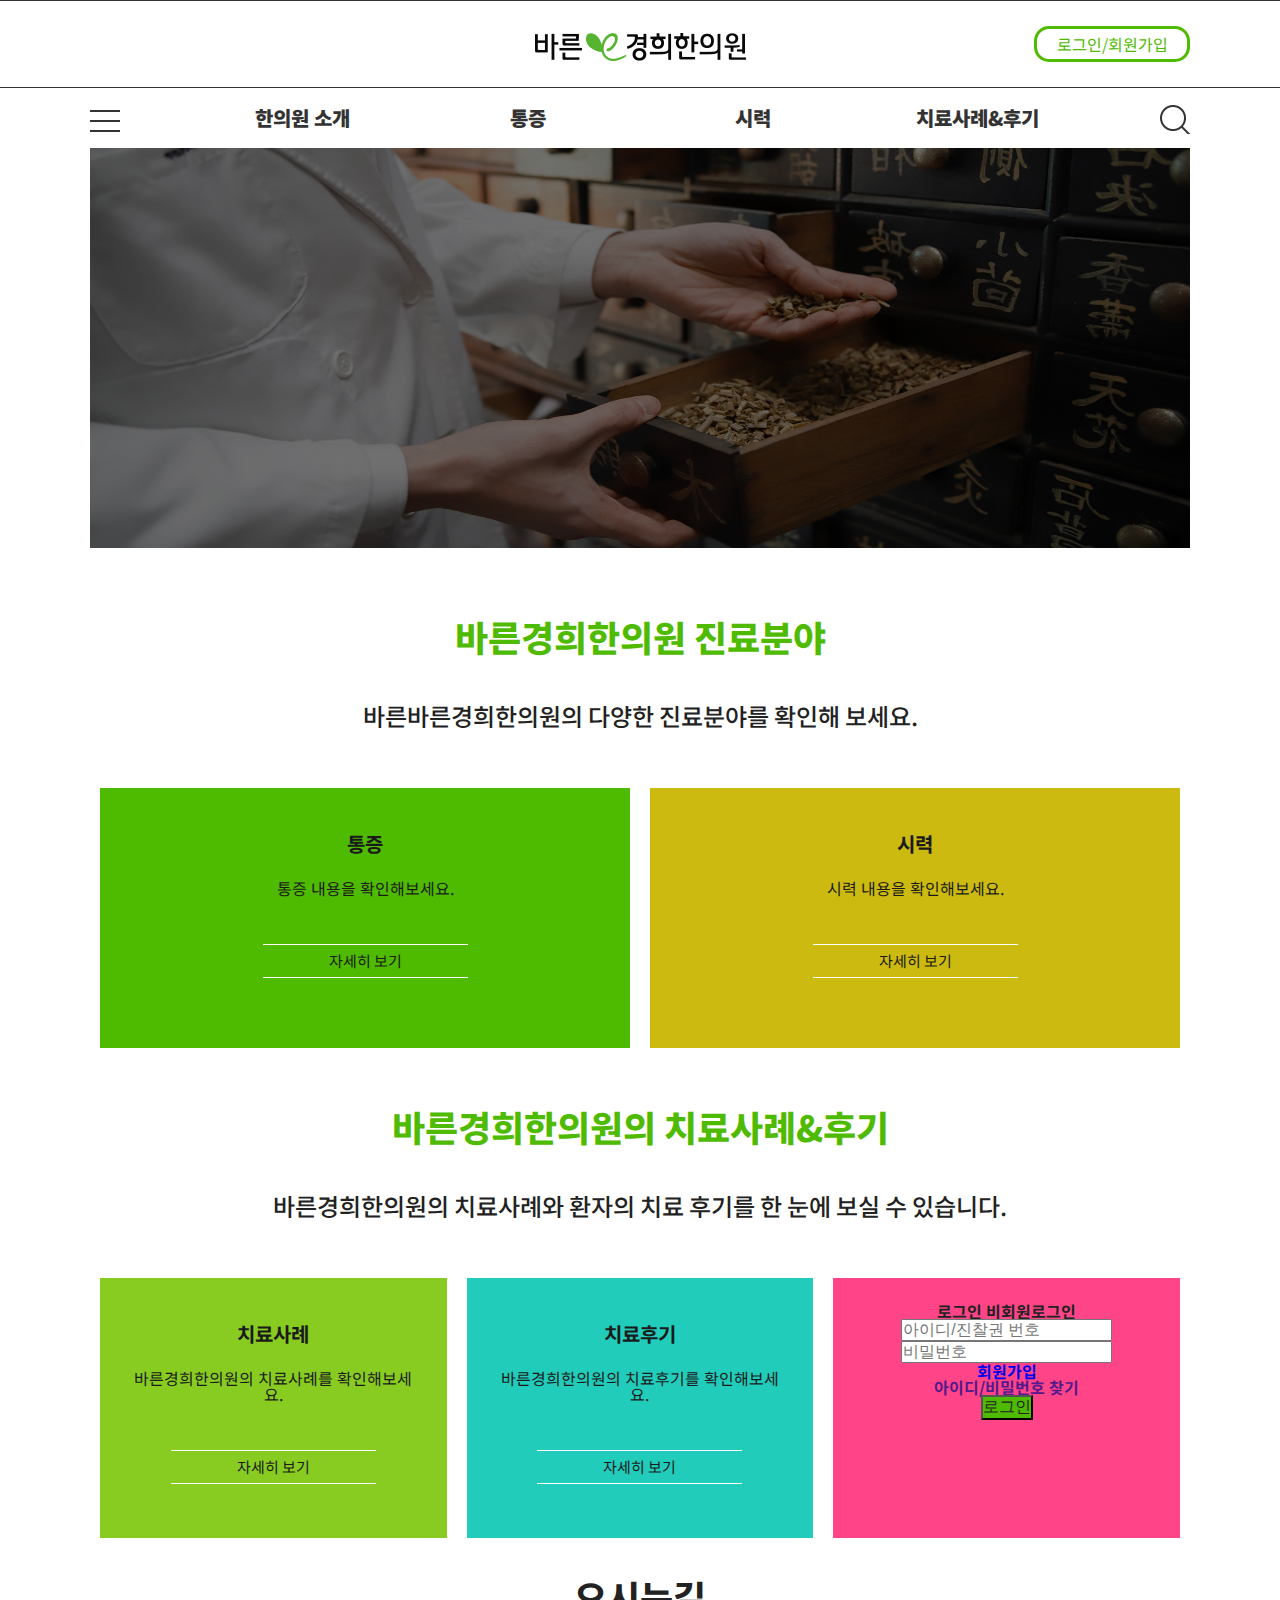
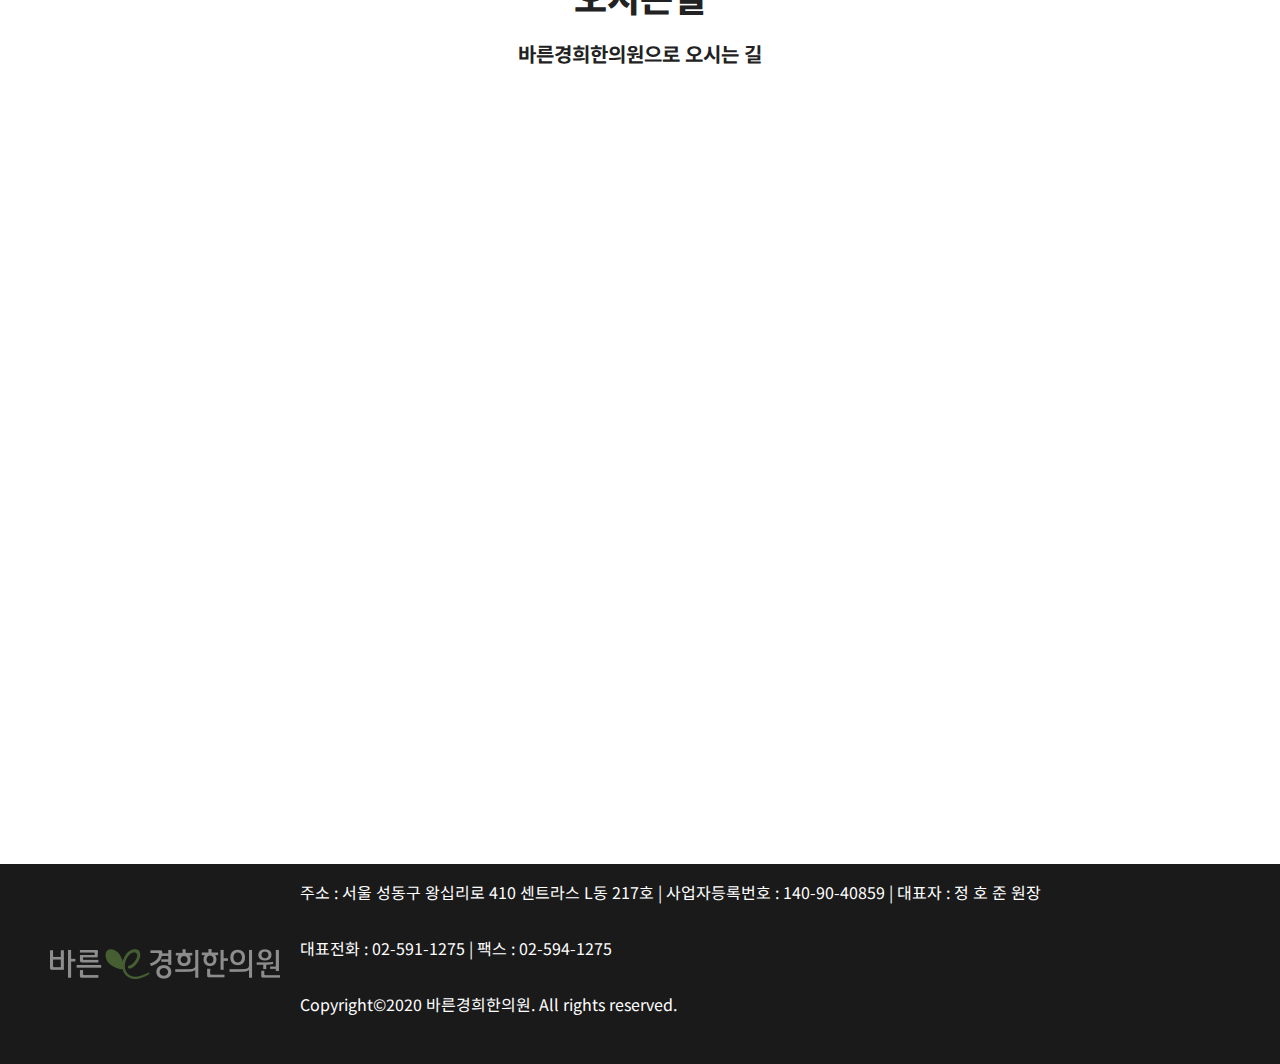
<file: c1/index.html>
<!DOCTYPE html>
<html lang="en">

<head>
    <meta charset="UTF-8">
    <meta name="viewport" content="width=device-width, initial-scale=1.0">
    <title>바른경희한의원</title>
    <link rel="stylesheet" href="reset.css">
    <link href="https://fonts.googleapis.com/css2?family=Noto+Sans+KR" rel="stylesheet">
    <link rel="stylesheet" href="common.css">
    <link rel="stylesheet" href="ban.css">
    <link rel="stylesheet" href="main.css">
    <link href="https://apis.map.daum.net/favicon.ico" rel="shortcut icon"> 
    <link rel="stylesheet" href="login.css">

<meta name="viewport" content="width=720">

<meta property="og:type" content="website">

<meta property="og:title" content="Daum 지도 API">

<link rel="stylesheet" type="text/css" href="http://s1.daumcdn.net/svc/attach/U03/cssjs/mapapidoc/1421136453605/service.min.css">

<style>

body { background:white; }

</style>

<script type="text/javascript" src="http://dmaps.daum.net/map_js_init/v3.js"></script>
<script type="text/javascript" src="http://s1.daumcdn.net/svc/original/U03/cssjs/jquery/jquery-1.11.0.js"></script>
<script type="text/javascript" src="http://s1.daumcdn.net/svc/original/U0301/cssjs/JSON-js/fc535e9cc8/json2.min.js"></script>
<script src="jquery-3.5.1.js"></script>
<script src="main.js"></script>
</head>

<!--[if gte IE 10]><!-->

<body class="web guide" data-page_section="web" data-page_type="guide" data-title="Daum 지도 Web API 가이드">

        <!--<![endif]-->
        
        <!--[if lte IE 7]>
        
        <body class="very_low web guide" data-page_section="web" data-page_type="guide" data-title="Daum 지도 Web API 가이드">
        
        <![endif]-->
        
        <!--[if lte IE 9]>
        
        <body class="low web guide" data-page_section="web" data-page_type="guide" data-title="Daum 지도 Web API 가이드">
        
        <![endif]-->
    <div class="container">
        <header class="hd">
            <div class="hd_wrap">
                <nav id="tnb" class="inner">
                    <a href="index.html" class="logo">
                        <img src="./img/logob.png" alt="바른경희한의원">
                    </a>
                    <a onclick="login_call()" class="top">로그인/회원가입</a>
                </nav>
            </div>
            <script>
                function login_call(){
                    window.open("login.html", "child", "width=800, height=500, top=100, left=500");
                }
            </script>
            <div class="hd_wrap">
                <nav id="gnb" class="inner">
                    <ul class="mainmenu">
                        <li class="dp1">
                            <a href="sub1_1.html" class="dpa1">한의원 소개</a>
                            <div class="sub">
                                <ul class="menu">
                                    <li><a href="sub1_1.html">인사말</a></li>
                                    <li><a href="">의료진 소개</a></li>
                                    <li><a href="">진료안내</a></li>
                                </ul>
                            </div>
                        </li>
                        <li class="dp1">
                            <a href="" class="dpa1">통증</a>
                            <div class="sub">
                                <ul class="menu">
                                    <li><a href="">근육통증</a></li>
                                    <li><a href="">신경통증</a></li>
                                    <li><a href="">관절통증</a></li>
                                </ul>
                            </div>
                        </li>
                        <li class="dp1">
                            <a href="" class="dpa1">시력</a>
                            <div class="sub">
                                <ul class="menu">
                                    <li><a href="">근시,원시</a></li>
                                    <li><a href="">약시,난시</a></li>
                                    <li><a href="">사시,부등시</a></li>
                                </ul>
                            </div>
                        </li>
                        <li class="dp1">
                            <a href="" class="dpa1">치료사례&후기</a>
                            <div class="sub">
                                <ul class="menu">
                                    <li><a href="">치료사례</a></li>
                                    <li><a href="">치료후기</a></li>
                                </ul>
                            </div>
                        </li>
                    </ul>
                    <input type="checkbox" class="ck_item" id="ck1">
                    <input type="checkbox" class="ck_item" id="ck2">
                    <label for="ck1" id="lb1" class="com_img lst_btn">목록</label>
                    <label for="ck2" id="lb2" class="com_img search_btn">검색</label>
                    <div class="lst">
                        <h2 class="tit2 lst_tit">사이트맵</h2>
                        <ul class="sitemap">
                            <li>
                                <h3 class="st_cate_tit">한의원 소개</h3>
                                <dl class="st_lst">
                                    <dd><a href="sub1_1.html">인사말</a></dd>
                                    <dd><a href="">의료진 소개</a></dd>
                                    <dd><a href="">진료안내</a></dd>
                                </dl>
                            </li>
                            <li>
                                <h3 class="st_cate_tit">통증</h3>
                                <dl class="st_lst">
                                    <dd><a href="">근육통증</a></dd>
                                    <dd><a href="">신경통증</a></dd>
                                    <dd><a href="">관절통증</a></dd>
                                </dl>
                            </li>
                            <li>
                                <h3 class="st_cate_tit">시력</h3>
                                <dl class="st_lst">
                                    <dd><a href="">근시,원시</a></dd>
                                    <dd><a href="">약시,난시</a></dd>
                                    <dd><a href="">사시,부등시</a></dd>
                                </dl>
                            </li>
                            <li>
                                <h3 class="st_cate_tit">치료사례&후기</h3>
                                <dl class="st_lst">
                                    <dd><a href="">치료사례</a></dd>
                                    <dd><a href="">후기</a></dd>
                                </dl>
                            </li>
                        </ul>
                    </div>
                    <div class="search">
                        <div class="search_wrap">
                            <label for="ck2" class="search_close_btn">X</label>
                            <form name="search_form" class="search_field">
                                <input type="text" placeholder="무엇이 궁금하세요?" class="search_data">
                                <input type="submit" value="검색" class="search_btn2">
                            </form>
                            <div class="hashtag">
                                <p>
                                    <a href="">#진료안내</a>
                                    <a href="">#진료시간</a>
                                    <a href="">#오시는길</a>
                                    <a href="">#상담전화</a>
                                    <a href="">#인사말</a>
                                    <a href="">#의료진 소개</a>
                                </p>
                                <p>
                                    <a href="">#온라인상담</a>
                                    <a href="">#블로그</a>
                                    <a href="">#팩스</a>
                                    <a href="">#한의원 소개</a>
                                    <a href="">#근육통증</a>
                                    <a href="">#신경통증</a>
                                </p>
                            </div>
                        </div>
                    </div>
                </nav>
            </div>
        </header>
        <main class="content">
            <figure class="main_vs">
                <ul class="ban_box">
                    <li>
                        <a href=""><img src="./img/main_01.jpg" width="1100px" height="400px" alt="광고1"></a>
                    </li>
                    <li>
                        <a href=""><img src="./img/main_02.jpg" width="1100px" height="400px" alt="광고2"></a>
                    </li>
                    <li>
                        <a href=""><img src="./img/main_03.jpg" width="1100px" height="400px" alt="광고3"></a>
                    </li>
                </ul>
            </figure>
            <div class="con-wrap">
                <section class="page" id="page1">
                    <div class="page_wrap">
                        <ul class="row">
                            <h3 class="row_tit">바른경희한의원 진료분야</h3>
                            <p class="row_com">바른바른경희한의원의 다양한 진료분야를 확인해 보세요.</p>
                            <li class="text_left col6 c4eba00 whtxt">
                                <h3 class="grd_tit">통증</h3>
                                <p class="grd_com">통증 내용을 확인해보세요.</p>
                                <ul class="grd_lst">
                                    <li><a href="">자세히 보기</a></li>
                                </ul>
                            </li>
                            <li class="text_left col6 cccba11 whtxt">
                                <h3 class="grd_tit">시력</h3>
                                <p class="grd_com">시력 내용을 확인해보세요.</p>
                                <ul class="grd_lst">
                                    <li><a href="">자세히 보기</a></li>
                                </ul>
                            </li>
                        </ul>
                    </div>
                </section>
                <section class="page" id="page2">
                    <div class="page_wrap">
                        <ul class="row">
                            <h3 class="row_tit">바른경희한의원의 치료사례&후기</h3>
                            <p class="row_com">바른경희한의원의 치료사례와 환자의 치료 후기를 한 눈에 보실 수 있습니다.</p>
                            <li class="text_left col4 c88cc22 whtxt">
                                <h3 class="grd_tit">치료사례</h3>
                                <p class="grd_com">바른경희한의원의 치료사례를 확인해보세요.</p>
                                <ul class="grd_lst">
                                    <li><a href="">자세히 보기</a></li>
                                </ul>
                            </li>
                            <li class="text_left col4 c22ccbb whtxt">
                                <h3 class="grd_tit">치료후기</h3>
                                <p class="grd_com">바른경희한의원의 치료후기를 확인해보세요.</p>
                                <ul class="grd_lst">
                                    <li><a href="">자세히 보기</a></li>
                                </ul>
                            </li>
                            <li class="col4 ccc4488">
                                <input type="radio" name="log_ra" id="log_ra1" class="log_ra" checked>
                                <input type="radio" name="log_ra" id="log_ra2" class="log_ra">
                                <div class="log_lb_box">
                                    <label for="log_ra1" class="log_lb">로그인</label>
                                    <label for="log_ra2" class="log_lb">비회원로그인</label>
                                </div>
                                <form action="" id="login1" class="login">
                                    <input type="text" name="m_id" placeholder="아이디/진찰권 번호" class="login_input">
                                    <input type="password" name="m_pw" placeholder="비밀번호" class="login_input">
                                    <p class="log_link">
                                        <a href="join.html">회원가입</a>
                                        <a href="">아이디/비밀번호 찾기</a>
                                    </p>
                                    <input type="submit" value="로그인" class="login_btn c4eba00">
                                </form>
                                <form action="" id="login2" class="login">
                                    <div class="frm_row">
                                        <input type="text" name="name" placeholder="이름" class="login_input2">
                                        <input type="text" name="num" placeholder="진찰권 번호" class="login_input2">
                                    </div>
                                    <div class="frm_row">
                                        <input type="text" name="tel" placeholder="휴대폰번호" class="login_input3">
                                    </div>
                                    <div class="frm_row">
                                        <input type="text" name="in_num" placeholder="승인번호" class="login_input3">
                                    </div>
                                    <input type="submit" value="비회원 로그인" class="login_btn c4eba00">
                                    <p class="log_link">
                                        <a href="">회원가입</a>
                                        <a href="">아이디/비밀번호 찾기</a>
                                    </p>
                                </form>
                            </li>
                        </ul>
                    </div>
                </section>
                <section class="page" id="page3">
                    <div class="page_wrap">
                        <h2 class="page_tit">오시는길</h2>
                        <p class="page_com">바른경희한의원으로 오시는 길</p>
                    </div>
                    <div class="map_canvas">
                        <div id="maparea">
                            <div id="map" style="margin:0 auto;	margin-top:100px; margin-bottom:100px; width:1100px;height:600px; background:white; ">

                            </div>
                            
                            <script>
                            
                            var mapContainer = document.getElementById('map'), // 지도를 표시할 div 
                            
                                mapOption = { 
                            
                                    center: new daum.maps.LatLng(37.565075,127.029484), // 지도의 중심좌표
                            
                                    level: 3 // 지도의 확대 레벨
                            
                                };
                            
                             
                            
                            var map = new daum.maps.Map(mapContainer, mapOption);
                            
                             
                            
                            // 마커가 표시될 위치입니다 
                            
                            var markerPosition  = new daum.maps.LatLng(37.565075,127.029484); 
                            
                             
                            
                            // 마커를 생성합니다
                            
                            var marker = new daum.maps.Marker({
                            
                                position: markerPosition
                            
                            });
                            
                             
                            
                            // 마커가 지도 위에 표시되도록 설정합니다
                            
                            marker.setMap(map);
                            
                             
                            
                            var iwContent = '<div style="padding:5px;">바른경희한의원<br><a href="" style="color:blue" target="_blank"></a></div>', // 인포윈도우에 표출될 내용으로 HTML 문자열이나 document element가 가능합니다
                            
                                iwPosition = new daum.maps.LatLng(37.56987517940484,126.98605435313465); //인포윈도우 표시 위치입니다
                            
                             
                            
                            // 인포윈도우를 생성합니다
                            
                            var infowindow = new daum.maps.InfoWindow({
                            
                                position : iwPosition, 
                            
                                content : iwContent 
                            
                            });
                            
                              
                            
                            // 마커 위에 인포윈도우를 표시합니다. 두번째 파라미터인 marker를 넣어주지 않으면 지도 위에 표시됩니다
                            
                            infowindow.open(map, marker);
                            
                            </script>
                            
                            <script type="text/javascript" src="http://m1.daumcdn.net/tiara/js/td.min.js"></script>
                            
                            <script type="text/javascript">
                            
                            var _tiq = 'undefined' !== typeof _tiq ? _tiq : [];
                            
                                window._tiq = _tiq;
                            
                                _tiq.push(['__trackPageview']);
                            
                            </script>
                            
                            <script type="text/javascript" src="http://s1.daumcdn.net/svc/attach/U03/cssjs/mapapidoc/1421136453605/service.min.js">
                            
                            </script>
                        </div>
                    </div>
                </section>
            </div>
        </main>
        <footer class="ft">
            <div class="ft_wrap">
                <ul class="ft_col">
                    <li>
                        <p class="ft_logo">
                            <img src="./img/ft_logo.png" alt="바른경희한의원">
                        </p>
                    </li>
                    <li>
                        <p>
                            <span class="ft_item">주소 : 서울 성동구 왕십리로 410 센트라스 L동 217호  |   사업자등록번호 : 140-90-40859   |   대표자 : 정 호 준 원장</span>
                            <span class="ft_item">대표전화 : 02-591-1275   |   팩스 : 02-594-1275</span>
                            <span class="ft_item">Copyright©2020 바른경희한의원. All rights reserved.</span>
                        </p>
                    </li>
                </ul>
            </div>
        </footer>
    </div>
</body>

</html>
</file>
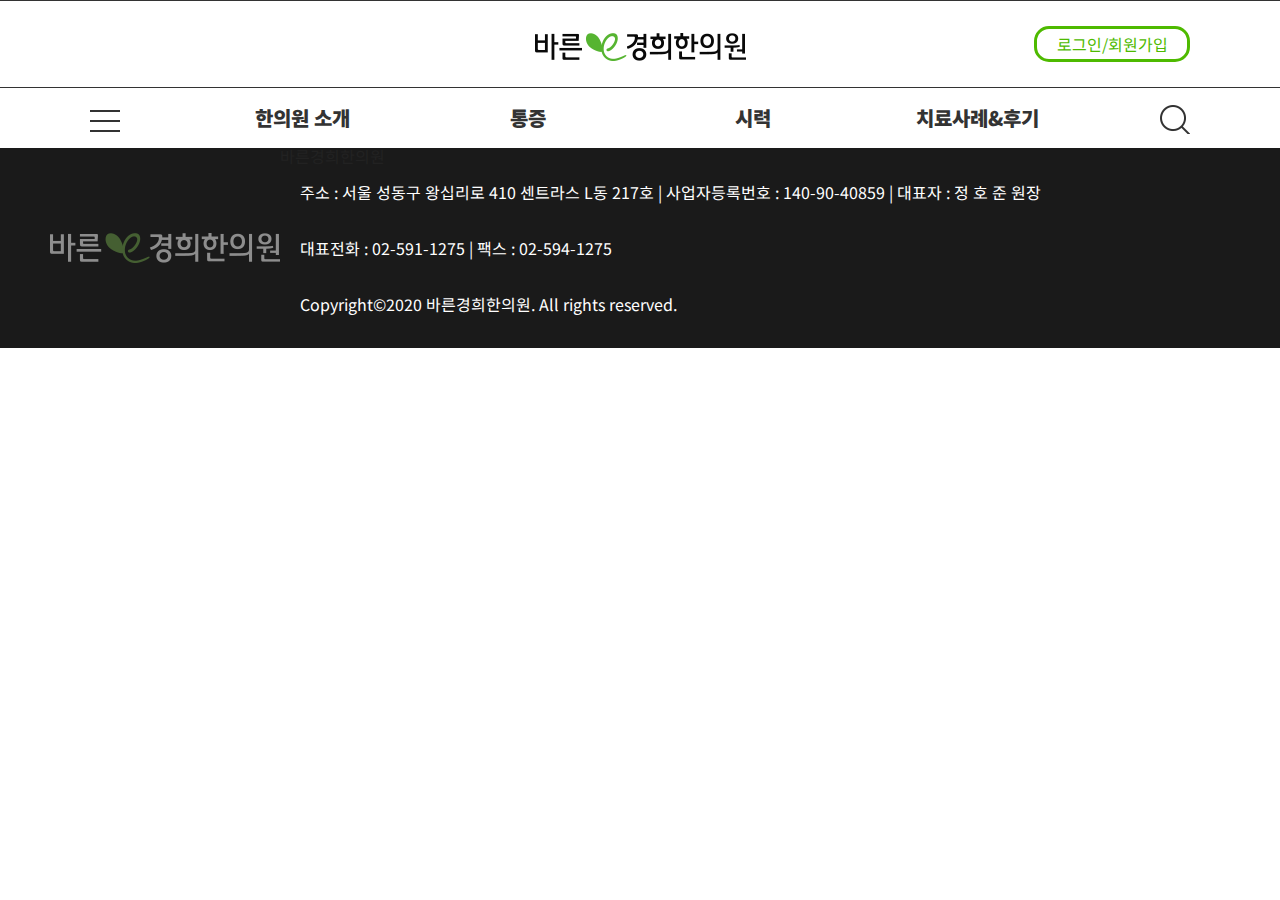
<file: c1/common.html>
<!DOCTYPE html>
<html lang="en">

<head>
    <meta charset="UTF-8">
    <meta name="viewport" content="width=device-width, initial-scale=1.0">
    <title>바른경희한의원</title>
    <link rel="stylesheet" href="reset.css">
    <link href="https://fonts.googleapis.com/css2?family=Noto+Sans+KR" rel="stylesheet">
    <link rel="stylesheet" href="common.css">
</head>
<style>
    
</style>

<body>
    <div class="container">
        <header class="hd">
            <div class="hd_wrap">
                <nav id="tnb" class="inner">
                    <a href="index.html" class="logo">
                        <img src="./img/logob.png" alt="바른경희한의원">
                    </a>
                    <a href="login.html" class="top">로그인/회원가입</a>
                </nav>
            </div>
            <div class="hd_wrap">
                <nav id="gnb" class="inner">
                    <ul class="mainmenu">
                        <li class="dp1">
                            <a href="sub1_1.html" class="dpa1">한의원 소개</a>
                            <div class="sub">
                                <ul class="menu">
                                    <li><a href="sub1_1.html">인사말</a></li>
                                    <li><a href="">의료진 소개</a></li>
                                    <li><a href="">진료안내</a></li>
                                </ul>
                            </div>
                        </li>
                        <li class="dp1">
                            <a href="" class="dpa1">통증</a>
                            <div class="sub">
                                <ul class="menu">
                                    <li><a href="">근육통증</a></li>
                                    <li><a href="">신경통증</a></li>
                                    <li><a href="">관절통증</a></li>
                                </ul>
                            </div>
                        </li>
                        <li class="dp1">
                            <a href="" class="dpa1">시력</a>
                            <div class="sub">
                                <ul class="menu">
                                    <li><a href="">근시,원시</a></li>
                                    <li><a href="">약시,난시</a></li>
                                    <li><a href="">사시,부등시</a></li>
                                </ul>
                            </div>
                        </li>
                        <li class="dp1">
                            <a href="" class="dpa1">치료사례&후기</a>
                            <div class="sub">
                                <ul class="menu">
                                    <li><a href="">치료사례</a></li>
                                    <li><a href="">치료후기</a></li>
                                </ul>
                            </div>
                        </li>
                    </ul>
                    <input type="checkbox" class="ck_item" id="ck1">
                    <input type="checkbox" class="ck_item" id="ck2">
                    <label for="ck1" id="lb1" class="com_img lst_btn">목록</label>
                    <label for="ck2" id="lb2" class="com_img search_btn">검색</label>
                    <div class="lst">
                        <h2 class="tit2 lst_tit">사이트맵</h2>
                        <ul class="sitemap">
                            <li>
                                <h3 class="st_cate_tit">한의원 소개</h3>
                                <dl class="st_lst">
                                    <dd><a href="sub1_1.html">인사말</a></dd>
                                    <dd><a href="">의료진 소개</a></dd>
                                    <dd><a href="">진료안내</a></dd>
                                </dl>
                            </li>
                            <li>
                                <h3 class="st_cate_tit">통증</h3>
                                <dl class="st_lst">
                                    <dd><a href="">근육통증</a></dd>
                                    <dd><a href="">신경통증</a></dd>
                                    <dd><a href="">관절통증</a></dd>
                                </dl>
                            </li>
                            <li>
                                <h3 class="st_cate_tit">시력</h3>
                                <dl class="st_lst">
                                    <dd><a href="">근시,원시</a></dd>
                                    <dd><a href="">약시,난시</a></dd>
                                    <dd><a href="">사시,부등시</a></dd>
                                </dl>
                            </li>
                            <li>
                                <h3 class="st_cate_tit">치료사례&후기</h3>
                                <dl class="st_lst">
                                    <dd><a href="">치료사례</a></dd>
                                    <dd><a href="">후기</a></dd>
                                </dl>
                            </li>
                        </ul>
                    </div>
                    <div class="search">
                        <div class="search_wrap">
                            <label for="ck2" class="search_close_btn">X</label>
                            <form name="search_form" class="search_field">
                                <input type="text" placeholder="무엇이 궁금하세요?" class="search_data">
                                <input type="submit" value="검색" class="search_btn2">
                            </form>
                            <div class="hashtag">
                                <p>
                                    <a href="">#진료안내</a>
                                    <a href="">#진료시간</a>
                                    <a href="">#오시는길</a>
                                    <a href="">#상담전화</a>
                                    <a href="">#인사말</a>
                                    <a href="">#의료진 소개</a>
                                </p>
                                <p>
                                    <a href="">#온라인상담</a>
                                    <a href="">#블로그</a>
                                    <a href="">#팩스</a>
                                    <a href="">#한의원 소개</a>
                                    <a href="">#근육통증</a>
                                    <a href="">#신경통증</a>
                                </p>
                            </div>
                        </div>
                    </div>
                </nav>
            </div>
        </header>
        <main class="content">
            
        </main>
        <footer class="ft">
            <div class="ft_wrap">
                <ul class="ft_col">
                    <li>
                        <p class="ft_logo">
                            <img src="./img/ft_logo.png" alt="바른경희한의원">
                        </p>
                    </li>
                    <li>
                        <h4 class="ft_tit">바른경희한의원</h4>
                        <p>
                            <span class="ft_item">주소 : 서울 성동구 왕십리로 410 센트라스 L동 217호  |   사업자등록번호 : 140-90-40859   |   대표자 : 정 호 준 원장</span>
                            <span class="ft_item">대표전화 : 02-591-1275   |   팩스 : 02-594-1275</span>
                            <span class="ft_item">Copyright©2020 바른경희한의원. All rights reserved.</span>
                        </p>
                    </li>
                </ul>
            </div>
        </footer>
    </div>
</body>

</html>
</file>
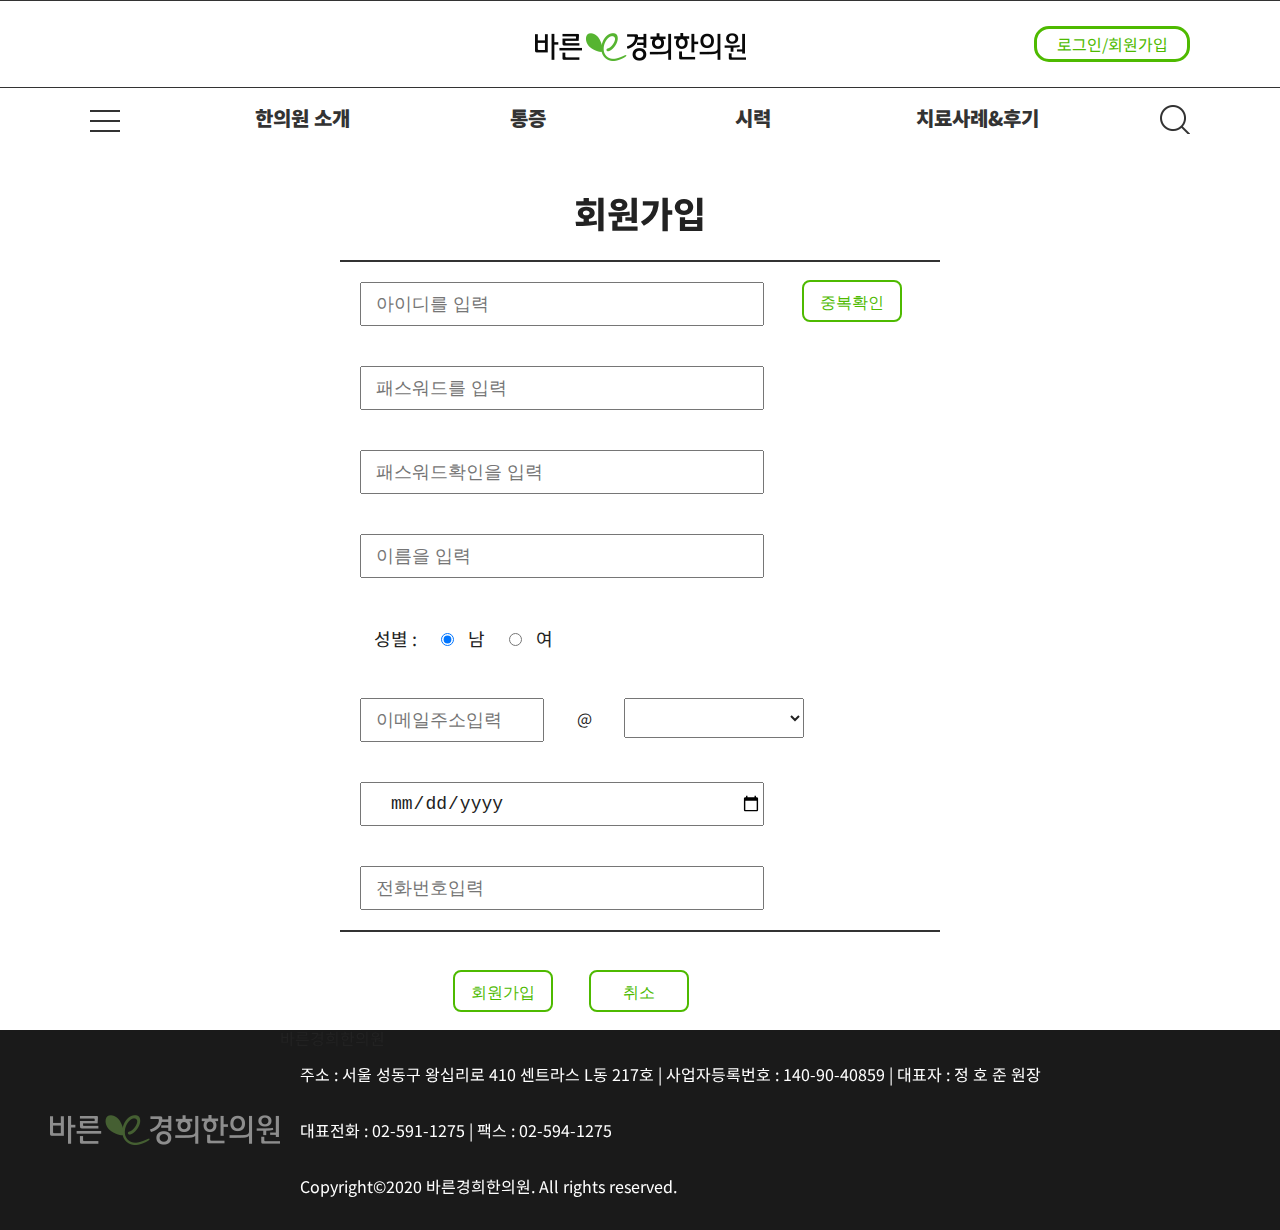
<file: c1/join.html>
<!DOCTYPE html>
<html lang="en">

<head>
    <meta charset="UTF-8">
    <meta name="viewport" content="width=device-width, initial-scale=1.0">
    <title>바른경희한의원</title>
    <link rel="stylesheet" href="reset.css">
    <link href="https://fonts.googleapis.com/css2?family=Noto+Sans+KR" rel="stylesheet">
    <link rel="stylesheet" href="common.css">
    <link rel="stylesheet" href="join.css">
</head>
<style>
.blank {
    margin: 0;
    padding: 0;}
</style>

<body>
    <div class="container">
        <header class="hd">
            <div class="hd_wrap">
                <nav id="tnb" class="inner">
                    <a href="index.html" class="logo">
                        <img src="./img/logob.png" alt="바른경희한의원">
                    </a>
                    <a href="login.html" class="top">로그인/회원가입</a>
                </nav>
            </div>
            <div class="hd_wrap">
                <nav id="gnb" class="inner">
                    <ul class="mainmenu">
                        <li class="dp1">
                            <a href="sub1_1.html" class="dpa1">한의원 소개</a>
                            <div class="sub">
                                <ul class="menu">
                                    <li><a href="sub1_1.html">인사말</a></li>
                                    <li><a href="">의료진 소개</a></li>
                                    <li><a href="">진료안내</a></li>
                                </ul>
                            </div>
                        </li>
                        <li class="dp1">
                            <a href="" class="dpa1">통증</a>
                            <div class="sub">
                                <ul class="menu">
                                    <li><a href="">근육통증</a></li>
                                    <li><a href="">신경통증</a></li>
                                    <li><a href="">관절통증</a></li>
                                </ul>
                            </div>
                        </li>
                        <li class="dp1">
                            <a href="" class="dpa1">시력</a>
                            <div class="sub">
                                <ul class="menu">
                                    <li><a href="">근시,원시</a></li>
                                    <li><a href="">약시,난시</a></li>
                                    <li><a href="">사시,부등시</a></li>
                                </ul>
                            </div>
                        </li>
                        <li class="dp1">
                            <a href="" class="dpa1">치료사례&후기</a>
                            <div class="sub">
                                <ul class="menu">
                                    <li><a href="">치료사례</a></li>
                                    <li><a href="">치료후기</a></li>
                                </ul>
                            </div>
                        </li>
                    </ul>
                    <input type="checkbox" class="ck_item" id="ck1">
                    <input type="checkbox" class="ck_item" id="ck2">
                    <label for="ck1" id="lb1" class="com_img lst_btn">목록</label>
                    <label for="ck2" id="lb2" class="com_img search_btn">검색</label>
                    <div class="lst">
                        <h2 class="tit2 lst_tit">사이트맵</h2>
                        <ul class="sitemap">
                            <li>
                                <h3 class="st_cate_tit">한의원 소개</h3>
                                <dl class="st_lst">
                                    <dd><a href="sub1_1.html">인사말</a></dd>
                                    <dd><a href="">의료진 소개</a></dd>
                                    <dd><a href="">진료안내</a></dd>
                                </dl>
                            </li>
                            <li>
                                <h3 class="st_cate_tit">통증</h3>
                                <dl class="st_lst">
                                    <dd><a href="">근육통증</a></dd>
                                    <dd><a href="">신경통증</a></dd>
                                    <dd><a href="">관절통증</a></dd>
                                </dl>
                            </li>
                            <li>
                                <h3 class="st_cate_tit">시력</h3>
                                <dl class="st_lst">
                                    <dd><a href="">근시,원시</a></dd>
                                    <dd><a href="">약시,난시</a></dd>
                                    <dd><a href="">사시,부등시</a></dd>
                                </dl>
                            </li>
                            <li>
                                <h3 class="st_cate_tit">치료사례&후기</h3>
                                <dl class="st_lst">
                                    <dd><a href="">치료사례</a></dd>
                                    <dd><a href="">후기</a></dd>
                                </dl>
                            </li>
                        </ul>
                    </div>
                    <div class="search">
                        <div class="search_wrap">
                            <label for="ck2" class="search_close_btn">X</label>
                            <form name="search_form" class="search_field">
                                <input type="text" placeholder="무엇이 궁금하세요?" class="search_data">
                                <input type="submit" value="검색" class="search_btn2">
                            </form>
                            <div class="hashtag">
                                <p>
                                    <a href="">#진료안내</a>
                                    <a href="">#진료시간</a>
                                    <a href="">#오시는길</a>
                                    <a href="">#상담전화</a>
                                    <a href="">#인사말</a>
                                    <a href="">#의료진 소개</a>
                                </p>
                                <p>
                                    <a href="">#온라인상담</a>
                                    <a href="">#블로그</a>
                                    <a href="">#팩스</a>
                                    <a href="">#한의원 소개</a>
                                    <a href="">#근육통증</a>
                                    <a href="">#신경통증</a>
                                </p>
                            </div>
                        </div>
                    </div>
                </nav>
            </div>
        </header>
        <main class="content">
            <div class="contents">
                <section class="page" id="join">
                    <h2 class="page_tit">회원가입</h2>
                    <form action="" id="frm1" name="join" class="frm">
                        <fieldset>
                            <input type="text" placeholder="아이디를 입력" id="id" name="id" class="indata" required autofocus>
                            <input type="button" value="중복확인" class="fr_btn" style="float:left">
                            <input type="password" placeholder="패스워드를 입력" id="pw" name="pw" class="indata" required>
                            <input type="password" placeholder="패스워드확인을 입력" id="pw2" name="pw2" class="indata" required>
                            <input type="text" placeholder="이름을 입력" id="name" name="name" class="indata" required>
                            <div class="indata">
                                <label for="">성별 : </label>
                                <input type="radio" name="sex" id="male1" checked>
                                <label for="male1">남</label>
                                <input type="radio" name="sex" id="male2">
                                <label for="male2">여</label>
                            </div>
                            <input type="text" placeholder="이메일주소입력" id="email" name="email" class="indata2">
                            <span class="mail_s">@</span>
                            <select name="email2" id="email2" class="indata2">
                                <option value=""></option>
                                <option value="none">직접입력</option>
                                <option value="naver">naver.com</option>
                                <option value="gmail">google.com</option>
                                <option value="daum">daum.net</option>
                            </select>
                            <input type="text" name="email2" id="email3" placeholder="직접입력" class="indata2">
                            <script>
                                $(document).ready(function () {
                                    $("#email2").change(function (event) {
                                        if (this.value == "none") {
                                            $("#email2").css("display", "none");
                                            $("#email3").css("display", "block");
                                        } else {
                                            $("#email2").css("display", "block");
                                            $("#email3").css("display", "none");
                                        }
                                    });
                                });
                            </script>
                            <input type="date" id="birth" name="birth" class="indata" placeholder="생년월일을 입력"
                                title="생년월일을 입력">
                            <input type="tel" id="tel" name="tel" class="indata" placeholder="전화번호입력" title="전화번호 입력">
                        </fieldset>
                        <ul class="btn_fr">
                            <li>
                                <input type="submit" value="회원가입" class="fr_btn">
                            </li>
                            <li>
                                <input type="reset" value="취소" class="fr_btn">
                            </li>
                        </ul>
                    </form>
                </section>
            </div>
        </main>
        <footer class="ft">
            <div class="ft_wrap">
                <ul class="ft_col">
                    <li>
                        <p class="ft_logo">
                            <img src="./img/ft_logo.png" alt="바른경희한의원">
                        </p>
                    </li>
                    <li>
                        <h4 class="ft_tit">바른경희한의원</h4>
                        <p>
                            <span class="ft_item">주소 : 서울 성동구 왕십리로 410 센트라스 L동 217호  |   사업자등록번호 : 140-90-40859   |   대표자 : 정 호 준 원장</span>
                            <span class="ft_item">대표전화 : 02-591-1275   |   팩스 : 02-594-1275</span>
                            <span class="ft_item">Copyright©2020 바른경희한의원. All rights reserved.</span>
                        </p>
                    </li>
                </ul>
            </div>
        </footer>
    </div>
</body>

</html>
</file>
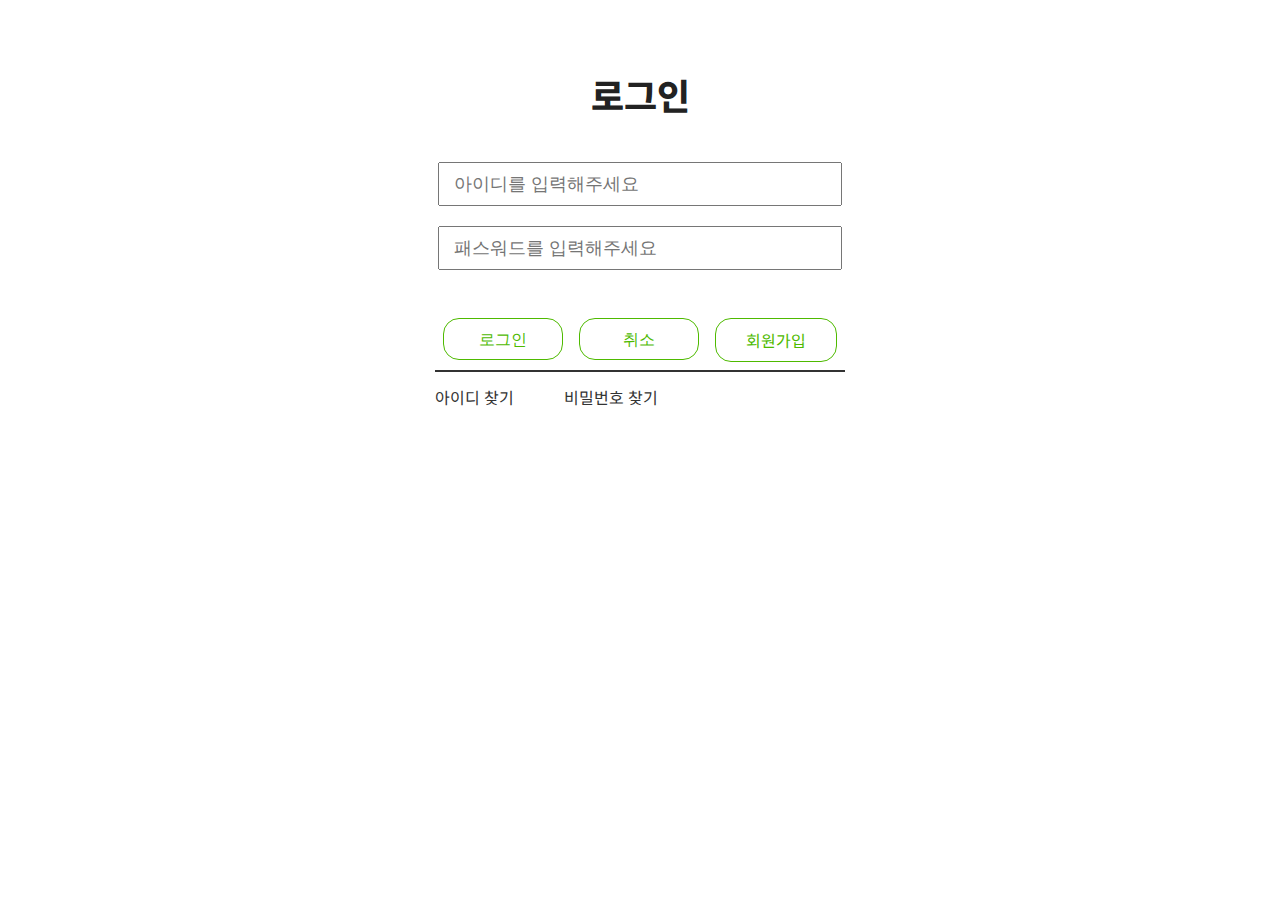
<file: c1/login.html>
<!DOCTYPE html>
<html lang="en">

<head>
    <meta charset="UTF-8">
    <meta name="viewport" content="width=device-width, initial-scale=1.0">
    <title>바른경희한의원</title>
    <link rel="stylesheet" href="reset.css">
    <link href="https://fonts.googleapis.com/css2?family=Noto+Sans+KR" rel="stylesheet">
    <link rel="stylesheet" href="common.css">
    <link rel="stylesheet" href="login.css">
</head>
<style>
   .blank {
       margin: 0;
       border: 0;
   }
</style>

<body>
    <div class="container">
        <section class="page01" id="login">
            <h2 class="page_tit01">로그인</h2>
            <form action="" id="frm1" class="frm">
                <fieldset>
                    <input type="text" placeholder="아이디를 입력해주세요" id="id" class="indata" required autofocus>
                    <input type="password" placeholder="패스워드를 입력해주세요" id="pw" class="indata" required>
                </fieldset>
                <ul class="btn_fr">
                    <li>
                        <input type="submit" value="로그인" class="fr_btn">
                    </li>
                    <li><input type="reset" value="취소" class="fr_btn"></li>
                    <li>
                        <a href="join.html" target="_blank" class="fr_btn">회원가입</a>
                    </li>
                </ul>
            </form>
            <div class="fr_comment">
                <p><a href="">아이디 찾기</a></p>
                <p><a href="">비밀번호 찾기</a></p>
            </div>
        </section>
    </div>
</body>

</html>
</file>
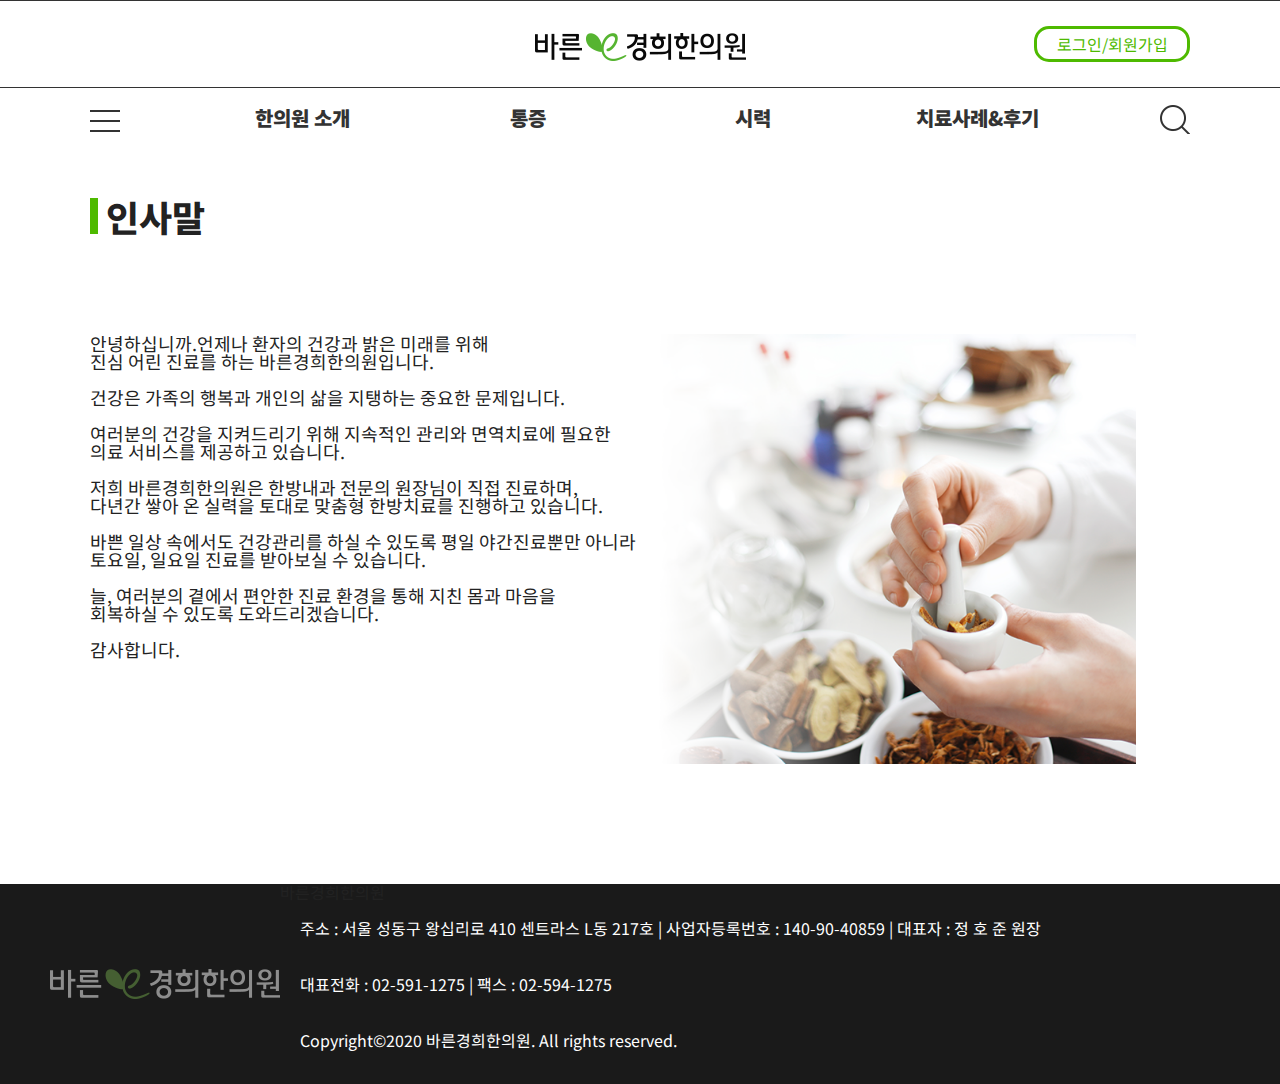
<file: c1/sub1_1.html>
<!DOCTYPE html>
<html lang="en">

<head>
    <meta charset="UTF-8">
    <meta name="viewport" content="width=device-width, initial-scale=1.0">
    <title>바른경희한의원</title>
    <link rel="stylesheet" href="reset.css">
    <link href="https://fonts.googleapis.com/css2?family=Noto+Sans+KR" rel="stylesheet">
    <link rel="stylesheet" href="common.css">
</head>
<style>
.page {clear:both;
    width: 1100px;
    margin:0 auto;
}

.hello_box {
    padding-top:50px;
}
.page_tit{
    font-size: 36px;
    font-weight: 800;
    padding-left:8px;
    border-left:8px solid #4eba00;
}

.page_wrap {
    width: 1100px;
    height: 500px;
    margin-top:100px;
    margin-bottom:50px;
}

.page_wrap li {
    display:block;
    float:left;
}

.page_com {
    font-size:18px;
    font-weight: 400;
}

</style>

<body>
    <div class="container">
        <header class="hd">
            <div class="hd_wrap">
                <nav id="tnb" class="inner">
                    <a href="index.html" class="logo">
                        <img src="./img/logob.png" alt="바른경희한의원">
                    </a>
                    <a href="login.html" class="top">로그인/회원가입</a>
                </nav>
            </div>
            <div class="hd_wrap">
                <nav id="gnb" class="inner">
                    <ul class="mainmenu">
                        <li class="dp1">
                            <a href="sub1_1.html" class="dpa1">한의원 소개</a>
                            <div class="sub">
                                <ul class="menu">
                                    <li><a href="sub1_1.html">인사말</a></li>
                                    <li><a href="">의료진 소개</a></li>
                                    <li><a href="">진료안내</a></li>
                                </ul>
                            </div>
                        </li>
                        <li class="dp1">
                            <a href="" class="dpa1">통증</a>
                            <div class="sub">
                                <ul class="menu">
                                    <li><a href="">근육통증</a></li>
                                    <li><a href="">신경통증</a></li>
                                    <li><a href="">관절통증</a></li>
                                </ul>
                            </div>
                        </li>
                        <li class="dp1">
                            <a href="" class="dpa1">시력</a>
                            <div class="sub">
                                <ul class="menu">
                                    <li><a href="">근시,원시</a></li>
                                    <li><a href="">약시,난시</a></li>
                                    <li><a href="">사시,부등시</a></li>
                                </ul>
                            </div>
                        </li>
                        <li class="dp1">
                            <a href="" class="dpa1">치료사례&후기</a>
                            <div class="sub">
                                <ul class="menu">
                                    <li><a href="">치료사례</a></li>
                                    <li><a href="">치료후기</a></li>
                                </ul>
                            </div>
                        </li>
                    </ul>
                    <input type="checkbox" class="ck_item" id="ck1">
                    <input type="checkbox" class="ck_item" id="ck2">
                    <label for="ck1" id="lb1" class="com_img lst_btn">목록</label>
                    <label for="ck2" id="lb2" class="com_img search_btn">검색</label>
                    <div class="lst">
                        <h2 class="tit2 lst_tit">사이트맵</h2>
                        <ul class="sitemap">
                            <li>
                                <h3 class="st_cate_tit">한의원 소개</h3>
                                <dl class="st_lst">
                                    <dd><a href="sub1_1.html">인사말</a></dd>
                                    <dd><a href="">의료진 소개</a></dd>
                                    <dd><a href="">진료안내</a></dd>
                                </dl>
                            </li>
                            <li>
                                <h3 class="st_cate_tit">통증</h3>
                                <dl class="st_lst">
                                    <dd><a href="">근육통증</a></dd>
                                    <dd><a href="">신경통증</a></dd>
                                    <dd><a href="">관절통증</a></dd>
                                </dl>
                            </li>
                            <li>
                                <h3 class="st_cate_tit">시력</h3>
                                <dl class="st_lst">
                                    <dd><a href="">근시,원시</a></dd>
                                    <dd><a href="">약시,난시</a></dd>
                                    <dd><a href="">사시,부등시</a></dd>
                                </dl>
                            </li>
                            <li>
                                <h3 class="st_cate_tit">치료사례&후기</h3>
                                <dl class="st_lst">
                                    <dd><a href="">치료사례</a></dd>
                                    <dd><a href="">후기</a></dd>
                                </dl>
                            </li>
                        </ul>
                    </div>
                    <div class="search">
                        <div class="search_wrap">
                            <label for="ck2" class="search_close_btn">X</label>
                            <form name="search_form" class="search_field">
                                <input type="text" placeholder="무엇이 궁금하세요?" class="search_data">
                                <input type="submit" value="검색" class="search_btn2">
                            </form>
                            <div class="hashtag">
                                <p>
                                    <a href="">#진료안내</a>
                                    <a href="">#진료시간</a>
                                    <a href="">#오시는길</a>
                                    <a href="">#상담전화</a>
                                    <a href="">#인사말</a>
                                    <a href="">#의료진 소개</a>
                                </p>
                                <p>
                                    <a href="">#온라인상담</a>
                                    <a href="">#블로그</a>
                                    <a href="">#팩스</a>
                                    <a href="">#한의원 소개</a>
                                    <a href="">#근육통증</a>
                                    <a href="">#신경통증</a>
                                </p>
                            </div>
                        </div>
                    </div>
                </nav>
            </div>
        </header>
        <main class="content">
            <div class="page">
                <div class="hello_box"><h2 class="page_tit">인사말</h2></div>
                
                <ul class="page_wrap">
                    <li class="page_wrap1">
                        <p class="page_com">안녕하십니까.언제나 환자의 건강과 밝은 미래를 위해<br>
                        진심 어린 진료를 하는 바른경희한의원입니다.<br><br>
                        건강은 가족의 행복과 개인의 삶을 지탱하는 중요한 문제입니다.<br><br>
                        여러분의 건강을 지켜드리기 위해 지속적인 관리와 면역치료에 필요한<br>
                        의료 서비스를 제공하고 있습니다.<br><br>
                        저희 바른경희한의원은 한방내과 전문의 원장님이 직접 진료하며,<br>
                        다년간 쌓아 온 실력을 토대로 맞춤형 한방치료를 진행하고 있습니다.<br><br>
                        바쁜 일상 속에서도 건강관리를 하실 수 있도록 평일 야간진료뿐만 아니라<br>
                        토요일, 일요일 진료를 받아보실 수 있습니다.<br><br>             
                        늘, 여러분의 곁에서 편안한 진료 환경을 통해 지친 몸과 마음을<br>
                        회복하실 수 있도록 도와드리겠습니다.<br><br>            
                        감사합니다.
                        </p>
                    </li>
                    <li class="page_img">
                        <img src="./img/hello_img.png" width="500px" alt="인사말">
                    </li>
                </ul>
            </div>
        </main>
        <footer class="ft">
            <div class="ft_wrap">
                <ul class="ft_col">
                    <li>
                        <p class="ft_logo">
                            <img src="./img/ft_logo.png" alt="바른경희한의원">
                        </p>
                    </li>
                    <li>
                        <h4 class="ft_tit">바른경희한의원</h4>
                        <p>
                            <span class="ft_item">주소 : 서울 성동구 왕십리로 410 센트라스 L동 217호  |   사업자등록번호 : 140-90-40859   |   대표자 : 정 호 준 원장</span>
                            <span class="ft_item">대표전화 : 02-591-1275   |   팩스 : 02-594-1275</span>
                            <span class="ft_item">Copyright©2020 바른경희한의원. All rights reserved.</span>
                        </p>
                    </li>
                </ul>
            </div>
        </footer>
    </div>
</body>

</html>
</file>
<file: c1/common.css>
@charset "uft-8";

* {
    margin: 0;
    padding: 0;}
ul {
    list-style: none;
    }
a {
    text-decoration: none;
    }

body,
html {
    width: 100%;
    min-width: 1100px;
    font-family: 'Noto Sans KR', sans-serif;
}

.container {
    clear: both;
    width: 100%;
}

.hd {
    clear: both;
    width: 100%;
}

.hd_wrap {
    clear: both;
    width: 100%;
    border-top:1px solid #333
}

.hd .inner {
    width: 1100px;
    margin: 0 auto;
    position: relative;
    
}

.com_img { 
    display:block; 
    background-image:url("./img/all_img.png");
    background-repeat:no-repeat;
    text-indent:-9999px;
}

.logo {
    display: block;
    margin: 25px auto;
    width: 211px;
    height: 36px;
    line-height: 36px;
}

.top {
    position: absolute;
    top: 0;
    right: 0;
    width: 150px;
    height: 30px;
    line-height: 30px;
    color: #4eba00;
    border: 3px solid #4eba00;
    border-radius: 15px;
    text-align: center;
    display: block;
    background-color: #ffffff;
}

.ck_item {
    display:none;
}

.lst_btn {
    width: 30px;
    height: 25px;
    background-position:0px -25px;
    position:absolute;
    left:0;
    top:20px;
}

#ck1:checked ~ .lst_btn {
    background-position:-78px -157px;
}

.search_btn {
    width: 31px;
    height: 31px;
    background-position:-31px -25px;
    position: absolute;
    right: 0;
    top: 15px;
}

.lst {
    display:none;
    position:absolute;
    left: 0;
    top: 56px;
    z-index: 910;
    width: 1100px;
    height: 250px;
    background:#ffffff;
}

#ck1:checked ~ .lst {
    display:block;
}

.search {
    display:none;
    position:fixed;
    left:0;
    top: 0;
    width: 100vw;
    height: 100vh;
    z-index: 999;
    background:rgba(0, 0, 0, 0.75);
    color:#ffffff;
    font-weight:bold;
}

.search_wrap {
    width: 1100px;
    margin:100px auto;
}

.search_close_btn {
    display:block;
    width: 50px;
    height: 50px;
    line-height: 50px;
    font-size: 48px;
    text-align: center;
    font-weight: bold;
    float:right;
}

#ck2:checked ~ .search {
    display:block;
}

.search_field {
    clear:both;
    width: 900px;
    margin: 20px auto;
    padding-top:100px;
}

.search_data {
    display:block;
    width: 800px;
    height: 70px;
    line-height: 70px;
    font-size:40px;
    color:#ffffff;
    background:transparent;
    text-indent:20px;
    border:0;
    outline:0;
    border-bottom:5px solid #ffffff;
    float:left;
}

.search_btn2 {
    display:block;
    width: 70px;
    height: 70px;
    line-height: 70px;
    font-size:24px;
    background:#4eba00;
    color:#ffffff;
    text-align:center;
    outline:0;
    border:0;
    float:right;
}

.hashtag {
    clear:both;
    padding-top: 40px;
    width: 960px;
    margin:0 auto;
}
.hashtag p {
    line-height: 60px;
    font-size:30px;
    text-align:center;
}
.hashtag p a {
    color:#4eba00;
}

.mainmenu {
    width:900px;
    margin:0 auto;
    height:60px;
    position:relative;
    }

.mainmenu li {
    float:left;
    width: 225px;
    line-height: 60px;
    position:relative;
}

.mainmenu li a{
    display:block;
    text-align:center;
    color:#333;
    background:#ffffff;
}

.mainmenu li a.dpa1 {
    color:#333;
    background:#ffffff;
    font-weight:900;
    font-size:20px;
}

.mainmenu li:hover a.dpa1 {
    color:#4eba00;
    background:#ffffff;
}

.mainmenu li .sub {
    display:none;
    overflow:hidden;
    position:absolute;
    left:0;
    top:60px;
    z-index:900;
    font-size: 18px;
    font-weight: 700;
}

.mainmenu li.dp1:hover .sub {
    display:block;
}

.mainmenu li .sub li a:hover {
    color:#4eba00;
    background:#1a1a1a;
    border-radius: 15px;
    }

.lst_tit {
    padding: 10px;
    text-indent: 20px;
    font-size: 24px;
    font-weight: 800;
    color:#1a1a1a;
}

.sitemap {
    width:1100px;
}

.sitemap li {
    float:left;
    width: 25%;
}

.st_cate_tit {
    font-size: 20px;
    font-weight: 800;
    margin: 20px;
    text-align: center;
}

.st_lst a {
    display:block;
    font-size: 15px;
    font-weight: 700;
    text-align:center;
    margin: 20px;
    color:#1a1a1a;
}

.st_lst a:hover{
    font-size:16px;
    font-weight: 800;
    color:#4eba00;
}

.ft {
    clear:both;
    width: 100%;
    background: #1a1a1a;
}

.ft_wrap {
    width: 1180px;
    height: 200px;
    margin:0 auto;
}

.ft_col li {
    display:block;
    float:left;
}
.ft_item {display:block;
    color: #ffffff;
    padding: 20px;
}

.ft_logo {clear:both;
    display:block;
    margin-top:85px;
    width: 230px;
    height: 30px;
}
</file>
<file: c1/ban.css>
@charset "utf-8";
.main_vs {
    clear: both;
    width: 100%;
    overflow-x: hidden;
}

.ban_box {
    width: 400%;
}

.ban_box li {
    width: 25%;
    float: left;
}

.ban_box li a{
    display:block;
    margin:0 auto;
    width:1100px;
    height:400px;
}
</file>
<file: c1/main.css>
@charset "utf-8";
.page_wrap {
    clear:both;
    width: 1100px;
    margin:0 auto;
}

.row {
    clear:both;
    width: 1100px;
    margin:0 auto;
    margin-top:20px;
}

.row li {
    float:left;
    margin:10px;
    height: 260px;
    overflow:hidden;
    padding: 25px;
    box-sizing: border-box;
    text-align: center;
}

.row_tit {
    text-align:center;
    font-size:36px;
    font-weight:800;
    color:#4eba00;
    padding-bottom: 50px;
    padding-top: 50px;
}

.row_com {
    text-align:center;
    font-size:24px;
    font-weight:500;
    margin-bottom:50px;
}
.col6 {
     width: 530px; 
    }

.col4 {
    width: 346.66px;
}
.c4eba00 {
    background-color: #4eba00;
}

.cccba11 {
    background-color: #ccba11;
}

.c88cc22 {
    background-color: #88cc22;
}

.c22ccbb {
    background-color: #22ccbb;
}

.ccc4488 {
    background-color: #ff4488;
    font-weight: 700;
}
.whtxt {
    color:#1a1a1a;
}

.whtxt a {
    color:#1a1a1a;
}

.row li a {
    display:block;
}

.grd_tit {
    line-height: 1.6;
    padding-top:15px;
    font-size:20px;
    font-weight: 700;
}

.grd_com {
    padding-top:20px;
}

.grd_lst {
    width: 205px;
    margin:10px auto;
    margin-top: 38px;
}


.row li .grd_lst li {
    width:205px;
    float:left;
    padding: 0;
    height: 34px;
    line-height: 34px;
    margin-left:0;
}

.row li .grd_lst li a {
    display:block;
    line-height: 32px;
    height: 32px;
    width: 205px;
    text-align: center;
    border-top:1px solid #fff;
    border-bottom:1px solid #fff;
    font-size:15px;
    font-weight:600px;
    overflow:hidden;
    position:relative;
}
.page_tit {
    text-align:center;
    font-size:36px;
    font-weight: 800;
    padding-top:30px;
}

.page_com {
    text-align:center;
    font-size:20px;
    font-weight:700;
    padding-top:30px;
}

.log_ra {
    display:none;
}

.login {height: 0; overflow:hidden;}
    #log_ra1:checked ~ #login1 {height: 125px;}
    #log_ra2:checked ~ #login2 {height: 251px;}
</file>
<file: c1/login.css>
@charset "utf-8";
    .page01 { clear:both; width: 1100px; margin: 10px auto; 
    margin-top: 46px; }

    .page_tit01 {
        text-align:center;
        font-size:36px;
        font-weight: 800;
        padding-top:30px;
    }
    
    .frm {
        clear:both; margin-top:30px;
    }

    .frm fieldset, .frm .btn_fr {
        clear:both; border:0; outline:0; width: 960px; margin:20px auto;
    }

    .indata {
        display:block;
        width:400px;
        height: 40px;
        line-height: 40px;
        font-size:18px;
        margin: 20px auto;
        text-indent:14px;
    }

    .frm .btn_fr {
        width: 410px;
    }

    .fr_comment {
        clear:both; width: 410px;
        margin:0 auto;
        line-height: 50px;
        border-top:2px solid #333;
    }

    .fr_comment a {
        color:#333;
        display:block;
        float:left;
        text-align: center;
        margin-right: 50px;
    }

    .btn_fr li {
        float:left;
    }

    .fr_btn {
        display:block;
        width: 120px;
        text-align:center;
        height: 42px;
        line-height: 42px;
        background:#ffffff;
        color:#4eba00;
        outline:0;
        border:1px solid #4eba00;
        border-radius:16px;
        cursor: pointer;
        margin:8px;
    }
</file>
<file: c1/join.css>
@charset "utf-8";
.page {
    clear: both;
    width: 1280px;
    margin: 10px auto;
    margin-top: 46px;
}

.page_tit {
    text-align: center;
    font-size:36px;
    font-weight: 800;
}

.box_type1 {
    margin-bottom: 30px;
    padding-bottom: 20px;
}

.frm {
    clear: both;
    margin-top: 30px;
}

.frm fieldset,
.frm .btn_fr {
    clear: both;
    border: 0;
    outline: 0;
    width: 600px;
    margin: 20px auto;
}

.frm fieldset {
    border-bottom: 2px solid #333;
    border-top: 2px solid #333;
}

.indata {
    float: left;
    display: block;
    width: 400px;
    height: 40px;
    line-height: 40px;
    font-size: 18px;
    text-indent: 14px;
    margin: 20px;
}

.indata2 {
    display: block;
    float: left;
    width: 180px;
    height: 40px;
    line-height: 40px;
    font-size: 18px;
    text-indent: 14px;
    margin: 20px;
}

.mail_s {
    display: block;
    width: 40px;
    height: 40px;
    line-height: 40px;
    text-align: center;
    float: left;
    margin-top: 20px;
}

#email3 {
    display: none;
}

.indata>* {
    padding-right: 10px;
    margin-right: 10px;
}

.frm .btn_fr {
    width: 410px;
}

.btn_fr li {
    float: left;
}

.fr_btn {
    display: block;
    width: 100px;
    text-align: center;
    height: 42px;
    line-height: 42px;
    background: #ffffff;
    color: #4eba00;
    outline: 0;
    border:2px solid #4eba00;
    border-radius: 8px;
    cursor: pointer;
    margin: 18px;
}
</file>
